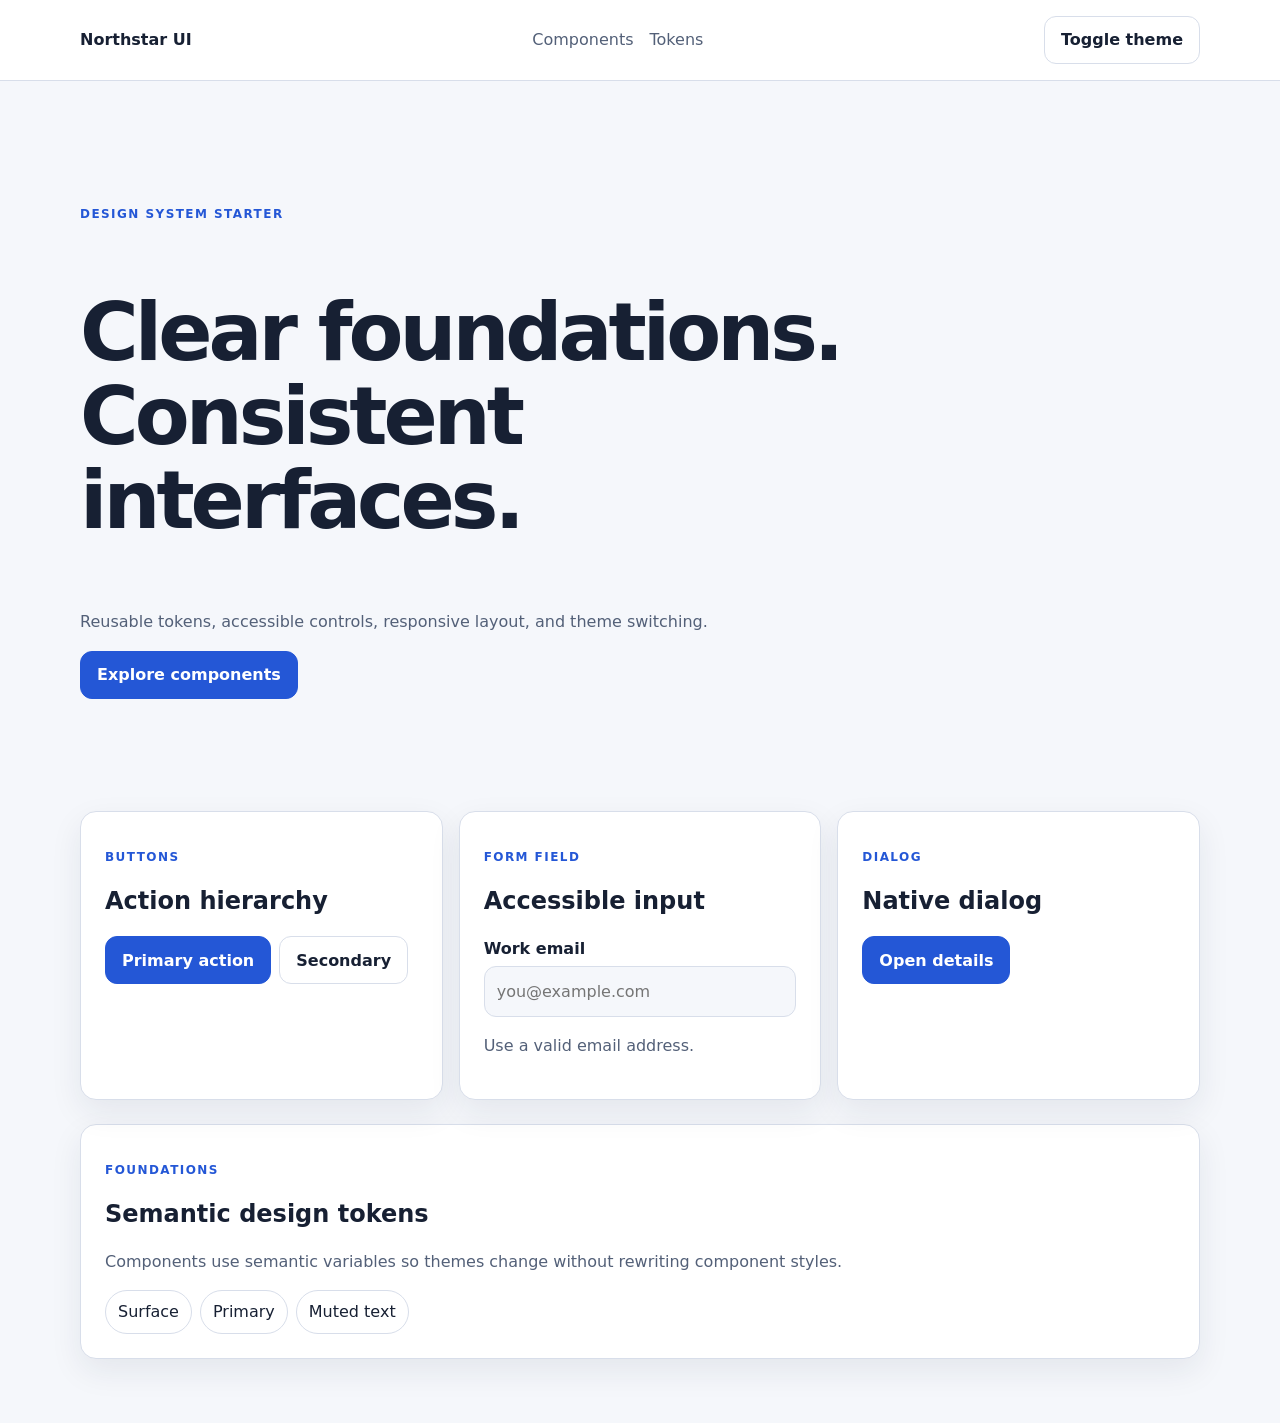
<file: examples/customizable-design-system/index.html>
<!doctype html>
<html lang="en" data-theme="light">
<head>
  <meta charset="utf-8">
  <meta name="viewport" content="width=device-width, initial-scale=1">
  <meta name="description" content="A small accessible design system demo">
  <title>Northstar UI — Design system demo</title>
  <link rel="stylesheet" href="tokens.css">
  <link rel="stylesheet" href="styles.css">
</head>
<body>
  <header class="topbar">
    <a class="brand" href="#main">Northstar UI</a>
    <nav aria-label="Main navigation"><a href="#components">Components</a><a href="#tokens">Tokens</a></nav>
    <button class="button button-secondary" id="theme-toggle" type="button" aria-pressed="false">Toggle theme</button>
  </header>
  <main id="main" class="layout">
    <section class="hero">
      <p class="eyebrow">DESIGN SYSTEM STARTER</p>
      <h1>Clear foundations.<br>Consistent interfaces.</h1>
      <p class="muted">Reusable tokens, accessible controls, responsive layout, and theme switching.</p>
      <a class="button" href="#components">Explore components</a>
    </section>
    <section id="components" class="grid" aria-label="Component examples">
      <article class="card">
        <p class="eyebrow">BUTTONS</p><h2>Action hierarchy</h2>
        <div class="actions"><button class="button" type="button">Primary action</button><button class="button button-secondary" type="button">Secondary</button></div>
      </article>
      <article class="card">
        <p class="eyebrow">FORM FIELD</p><h2>Accessible input</h2>
        <label for="email">Work email</label><input id="email" type="email" autocomplete="email" placeholder="you@example.com">
        <p class="hint" id="email-hint">Use a valid email address.</p>
      </article>
      <article class="card">
        <p class="eyebrow">DIALOG</p><h2>Native dialog</h2>
        <button class="button" id="open-dialog" type="button">Open details</button>
        <dialog id="details-dialog" aria-labelledby="dialog-title">
          <h2 id="dialog-title">Component details</h2><p>Native dialog; press Escape to dismiss.</p>
          <form method="dialog"><button class="button" type="submit">Close</button></form>
        </dialog>
      </article>
    </section>
    <section id="tokens" class="card token-panel">
      <p class="eyebrow">FOUNDATIONS</p><h2>Semantic design tokens</h2>
      <p class="muted">Components use semantic variables so themes change without rewriting component styles.</p>
      <div class="swatches"><span>Surface</span><span>Primary</span><span>Muted text</span></div>
    </section>
  </main>
  <script src="app.js"></script>
</body>
</html>
</file>
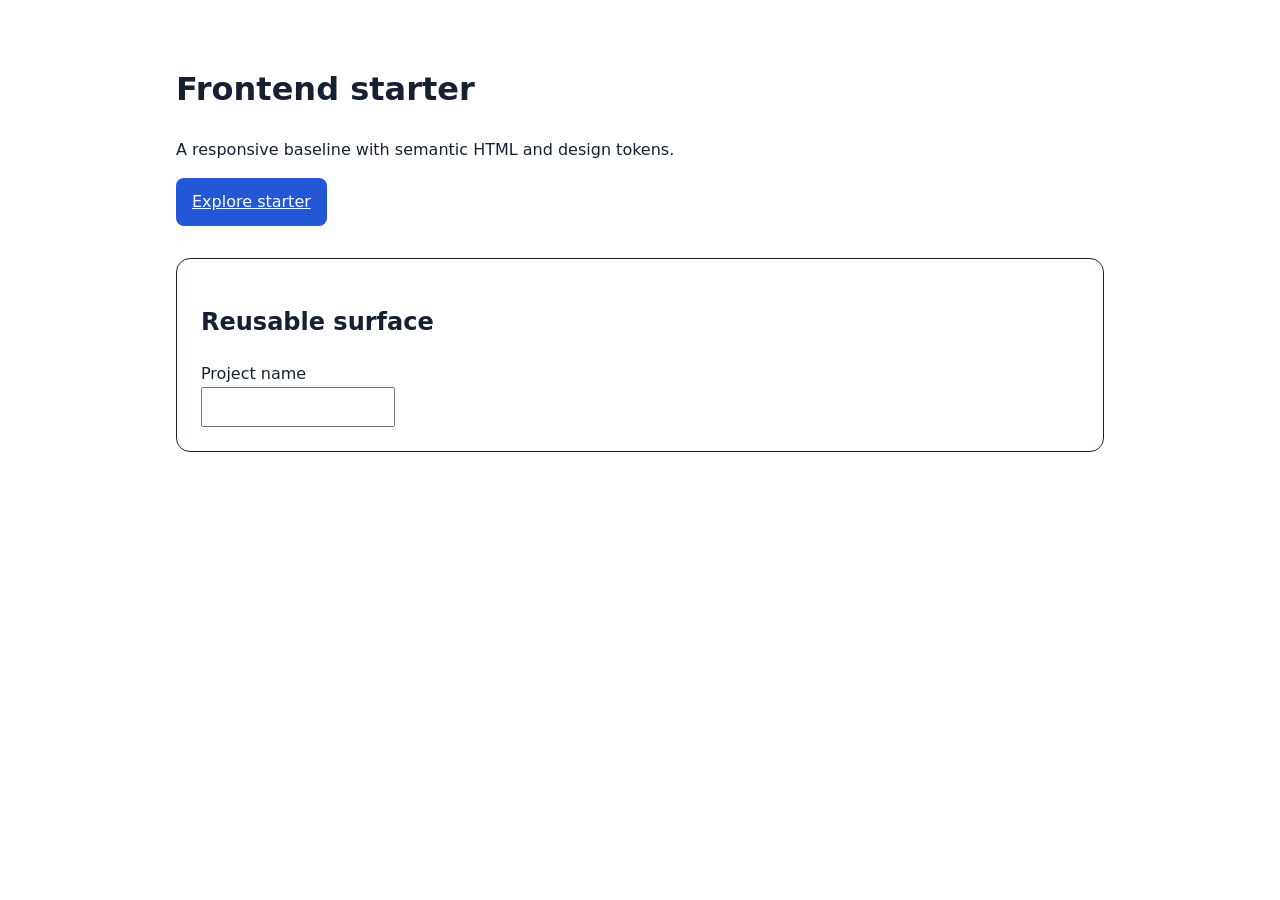
<file: templates/frontend-project/index.html>
<!doctype html>
<html lang="en">
<head>
  <meta charset="utf-8">
  <meta name="viewport" content="width=device-width, initial-scale=1">
  <meta name="description" content="Accessible frontend starter">
  <title>Frontend starter</title>
  <link rel="stylesheet" href="styles.css">
</head>
<body>
  <main class="page">
    <h1>Frontend starter</h1>
    <p>A responsive baseline with semantic HTML and design tokens.</p>
    <a class="button" href="#content">Explore starter</a>
    <section id="content" class="card" aria-labelledby="card-title">
      <h2 id="card-title">Reusable surface</h2>
      <label for="sample">Project name</label>
      <input id="sample" name="sample" autocomplete="off">
    </section>
  </main>
</body>
</html>
</file>
<file: examples/customizable-design-system/tokens.css>
:root {
  color-scheme: light;
  --color-bg: #f5f7fb;
  --color-surface: #ffffff;
  --color-text: #172033;
  --color-muted: #536078;
  --color-border: #d8deea;
  --color-primary: #2457d6;
  --color-primary-text: #ffffff;
  --focus-ring: #7aa2ff;
  --space-1: .25rem;
  --space-2: .5rem;
  --space-3: .75rem;
  --space-4: 1rem;
  --space-6: 1.5rem;
  --radius-md: .75rem;
  --radius-lg: 1rem;
  --shadow-card: 0 12px 32px rgb(20 35 70 / 8%);
}
[data-theme="dark"] {
  color-scheme: dark;
  --color-bg: #0d1422;
  --color-surface: #172235;
  --color-text: #f4f6fb;
  --color-muted: #b7c1d4;
  --color-border: #34435a;
  --color-primary: #91b4ff;
  --color-primary-text: #0d1422;
  --focus-ring: #b4cbff;
}
</file>
<file: examples/customizable-design-system/styles.css>
@import url("tokens.css");
* { box-sizing: border-box; }
html { scroll-behavior: smooth; }
body { margin: 0; background: var(--color-bg); color: var(--color-text); font: 16px/1.6 system-ui, sans-serif; }
a { color: inherit; }
.topbar { position: sticky; top: 0; display: flex; align-items: center; justify-content: space-between; gap: var(--space-4); padding: var(--space-4) max(1rem, calc((100% - 70rem) / 2)); background: var(--color-surface); border-bottom: 1px solid var(--color-border); }
.brand { font-weight: 800; text-decoration: none; }
nav { display: flex; gap: var(--space-4); }
nav a { color: var(--color-muted); text-decoration: none; }
.layout { width: min(100% - 2rem, 70rem); margin: 0 auto; }
.hero { padding: clamp(3rem, 9vw, 7rem) 0; max-width: 48rem; }
h1 { font-size: clamp(2.5rem, 7vw, 5rem); line-height: 1.05; letter-spacing: -.05em; }
h2 { line-height: 1.2; }
.muted, .hint { color: var(--color-muted); }
.eyebrow { font-size: .75rem; font-weight: 800; letter-spacing: .12em; color: var(--color-primary); }
.grid { display: grid; grid-template-columns: repeat(3, minmax(0, 1fr)); gap: var(--space-4); }
.card { padding: var(--space-6); background: var(--color-surface); border: 1px solid var(--color-border); border-radius: var(--radius-lg); box-shadow: var(--shadow-card); }
.button { display: inline-flex; align-items: center; justify-content: center; min-height: 2.75rem; padding: .65rem 1rem; border: 1px solid var(--color-primary); border-radius: var(--radius-md); background: var(--color-primary); color: var(--color-primary-text); font: inherit; font-weight: 700; text-decoration: none; cursor: pointer; }
.button-secondary { background: transparent; color: var(--color-text); border-color: var(--color-border); }
.actions { display: flex; flex-wrap: wrap; gap: var(--space-2); }
label { display: block; margin: var(--space-3) 0 var(--space-1); font-weight: 700; }
input { width: 100%; padding: .75rem; border: 1px solid var(--color-border); border-radius: var(--radius-md); background: var(--color-bg); color: var(--color-text); font: inherit; }
dialog { max-width: min(32rem, calc(100% - 2rem)); padding: var(--space-6); border: 1px solid var(--color-border); border-radius: var(--radius-lg); background: var(--color-surface); color: var(--color-text); }
dialog::backdrop { background: rgb(0 0 0 / 55%); }
.token-panel { margin: var(--space-6) 0 4rem; }
.swatches { display: flex; flex-wrap: wrap; gap: var(--space-2); }
.swatches span { padding: var(--space-2) var(--space-3); border: 1px solid var(--color-border); border-radius: 999px; }
:focus-visible { outline: 3px solid var(--focus-ring); outline-offset: 3px; }
@media (max-width: 760px) { .grid { grid-template-columns: 1fr; } .topbar { flex-wrap: wrap; } nav { order: 3; width: 100%; } }
@media (prefers-reduced-motion: reduce) { html { scroll-behavior: auto; } }
</file>
<file: templates/frontend-project/styles.css>
:root {
  color-scheme: light dark;
  --surface: #fff;
  --text: #172033;
  --accent: #2457d6;
  --radius: .875rem;
}
@media (prefers-color-scheme: dark) {
  :root { --surface: #111827; --text: #f4f6fb; }
}
* { box-sizing: border-box; }
body { margin: 0; background: var(--surface); color: var(--text); font: 1rem/1.6 system-ui, sans-serif; }
.page { width: min(100% - 2rem, 58rem); margin: 4rem auto; }
.card { margin-top: 2rem; padding: 1.5rem; border: 1px solid currentColor; border-radius: var(--radius); }
input { display: block; max-width: 100%; padding: .65rem; }
.button { display: inline-block; padding: .7rem 1rem; color: white; background: var(--accent); border-radius: .5rem; }
:focus-visible { outline: 3px solid var(--accent); outline-offset: 3px; }
</file>
